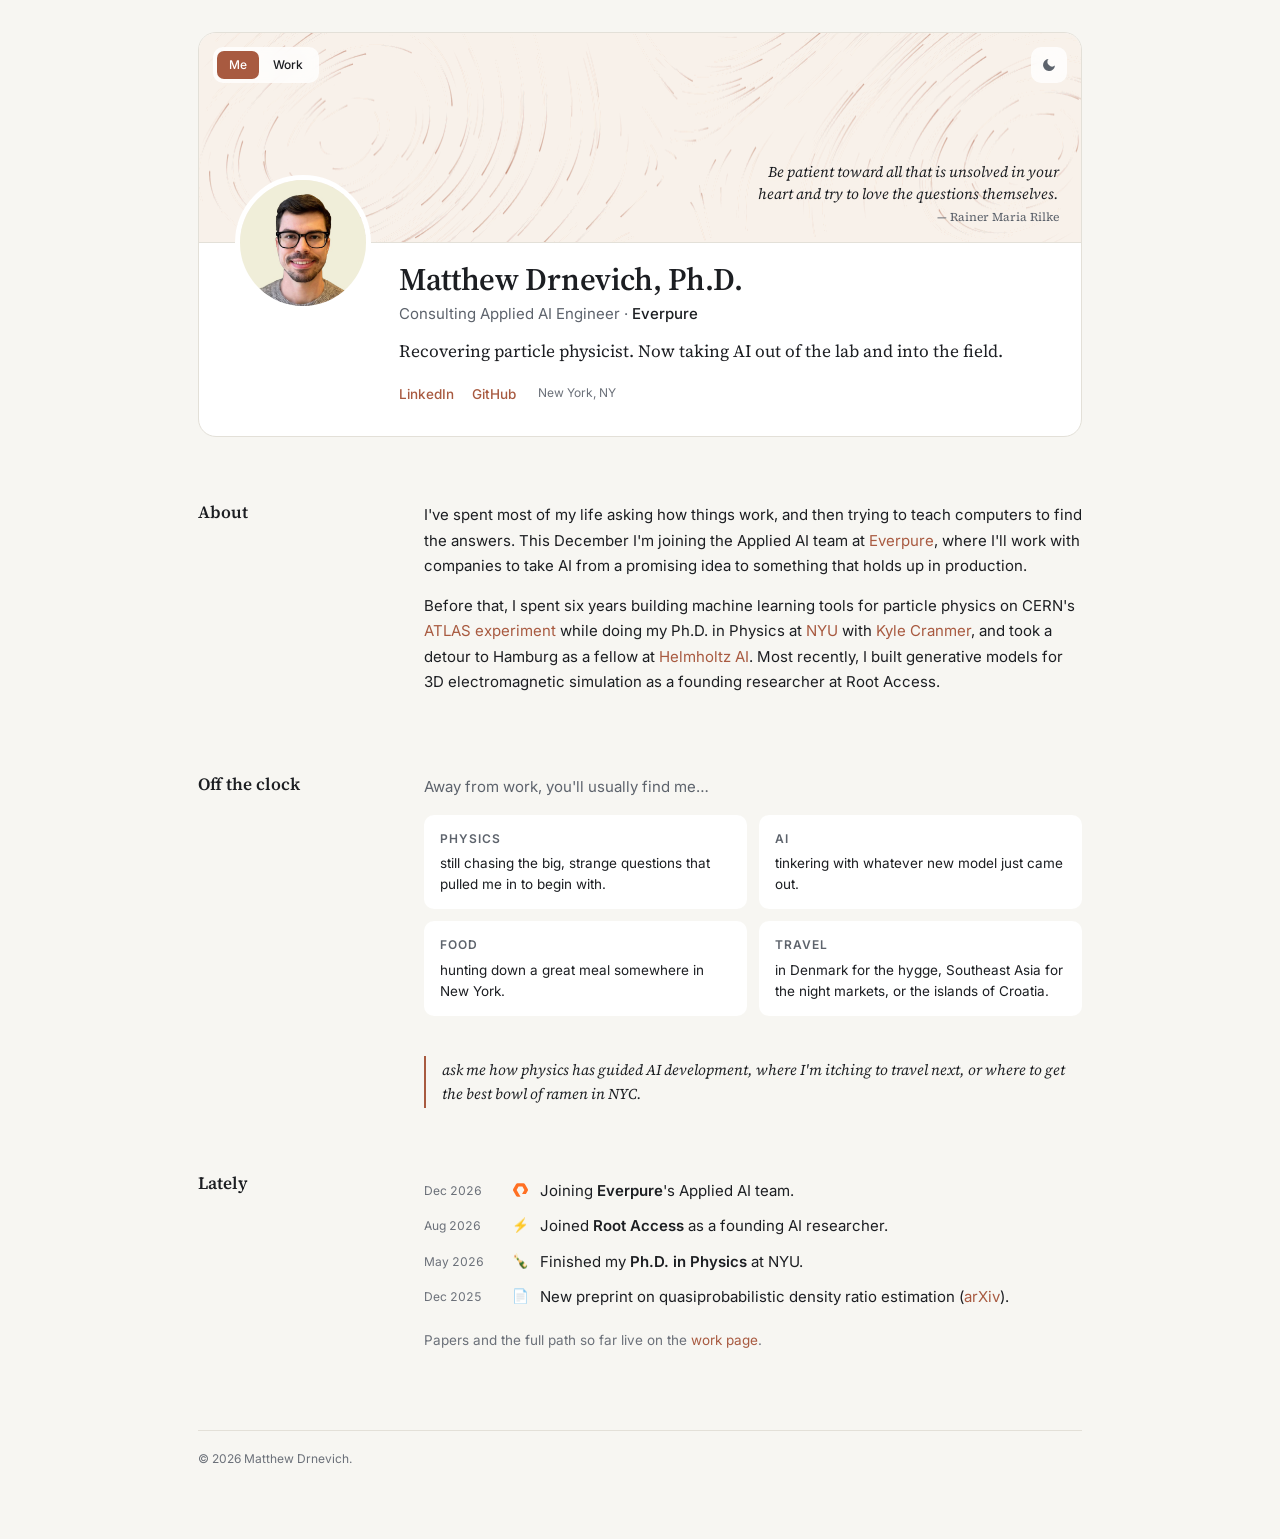
<file: index.html>
<!DOCTYPE html>
<html lang="en">
<head>
  <meta charset="utf-8">
  <meta name="viewport" content="width=device-width, initial-scale=1">
  <title>Matthew Drnevich</title>
  <meta name="description" content="Matthew Drnevich, Ph.D. — Consulting Applied AI Engineer at Everpure. Physicist turned applied AI engineer: generative modeling, probabilistic ML, and AI at scale.">
  <meta property="og:title" content="Matthew Drnevich">
  <meta property="og:description" content="Consulting Applied AI Engineer at Everpure. Generative modeling, probabilistic ML, and AI at scale.">
  <meta property="og:image" content="https://drnevich.me/assets/img/avatar.jpg">
  <meta property="og:url" content="https://drnevich.me/">
  <link rel="icon" href="assets/img/favicon.png">
  <link rel="preconnect" href="https://fonts.googleapis.com">
  <link rel="preconnect" href="https://fonts.gstatic.com" crossorigin>
  <link href="https://fonts.googleapis.com/css2?family=Inter:wght@400;500;600&family=Source+Serif+4:opsz,wght@8..60,400;8..60,600&display=swap" rel="stylesheet">
  <link rel="stylesheet" href="assets/css/style.css">
  <script>
    (function () {
      var t = localStorage.getItem('theme') ||
        (window.matchMedia('(prefers-color-scheme: dark)').matches ? 'dark' : 'light');
      document.documentElement.setAttribute('data-theme', t);
    })();
  </script>
</head>
<body>
  <main class="container">

    <!-- Profile card -->
    <header class="hero">
      <div class="banner">
        <canvas id="field" aria-hidden="true"></canvas>
        <nav class="page-nav" aria-label="Pages">
          <a href="index.html" aria-current="page">Me</a>
          <a href="work.html">Work</a>
        </nav>
        <button id="theme-toggle" class="theme-toggle" aria-label="Toggle dark mode" title="Toggle dark mode">
          <svg class="icon-moon" viewBox="0 0 24 24" width="16" height="16" aria-hidden="true"><path d="M21 12.8A9 9 0 1 1 11.2 3a7 7 0 0 0 9.8 9.8z" fill="currentColor"/></svg>
          <svg class="icon-sun" viewBox="0 0 24 24" width="16" height="16" aria-hidden="true"><circle cx="12" cy="12" r="4.5" fill="currentColor"/><g stroke="currentColor" stroke-width="2" stroke-linecap="round"><path d="M12 1.5v2.5M12 20v2.5M1.5 12H4M20 12h2.5M4.6 4.6l1.8 1.8M17.6 17.6l1.8 1.8M4.6 19.4l1.8-1.8M17.6 6.4l1.8-1.8"/></g></svg>
        </button>
        <blockquote class="banner-quote">
          Be patient toward all that is unsolved in your heart and try to love the questions themselves.
          <cite>Rainer Maria Rilke</cite>
        </blockquote>
      </div>
      <div class="profile">
        <img class="avatar" src="assets/img/avatar.jpg" alt="Portrait of Matthew Drnevich" width="136" height="136">
        <div class="profile-text">
          <h1>Matthew Drnevich, Ph.D.</h1>
          <p class="role">Consulting Applied AI Engineer&nbsp;&middot;&nbsp;<span class="org">Everpure</span></p>
          <p class="tagline">Recovering particle physicist. Now taking AI out of the lab and into the field.</p>
          <div class="profile-meta">
            <ul class="links">
              <!-- <li><a href="mailto:">Email</a></li> -->
              <li><a href="https://www.linkedin.com/in/matthew-drnevich">LinkedIn</a></li>
              <li><a href="https://github.com/mdkdrnevich">GitHub</a></li>
            </ul>
            <span class="meta">New York, NY</span>
          </div>
        </div>
      </div>
    </header>

    <section id="hello">
      <h2 class="label">About</h2>
      <div class="body">
        <p>
          I've spent most of my life asking how things work, and then trying to teach computers to find the answers.
          This December I'm joining the Applied AI team at <a href="https://www.everpuredata.com/">Everpure</a>, where I'll
          work with companies to take AI from a promising idea to something that holds up in production.
        </p>
        <p>
          Before that, I spent six years building machine learning tools for particle physics on CERN's
          <a href="https://atlas.cern/">ATLAS experiment</a> while doing my Ph.D. in Physics at
          <a href="https://physics.nyu.edu/">NYU</a> with <a href="https://theoryandpractice.org/">Kyle Cranmer</a>, and took a
          detour to Hamburg as a fellow at <a href="https://www.helmholtz.ai/">Helmholtz AI</a>. Most recently, I
          built generative models for 3D electromagnetic simulation as a founding researcher at Root Access.
        </p>
      </div>
    </section>

    <section id="off-the-clock">
      <h2 class="label">Off the clock</h2>
      <div class="body">
        <p class="lead-in">Away from work, you'll usually find me&hellip;</p>
        <ul class="tiles">
          <li class="tile">
            <span class="tile-k">Physics</span>
            <span class="tile-v">still chasing the big, strange questions that pulled me in to begin with.</span>
          </li>
          <li class="tile">
            <span class="tile-k">AI</span>
            <span class="tile-v">tinkering with whatever new model just came out.</span>
          </li>
          <li class="tile">
            <span class="tile-k">Food</span>
            <span class="tile-v">hunting down a great meal somewhere in New York.</span>
          </li>
          <li class="tile">
            <span class="tile-k">Travel</span>
            <span class="tile-v">in Denmark for the hygge, Southeast Asia for the night markets, or the islands of Croatia.</span>
          </li>
        </ul>
        <p class="callout">
          ask me how physics has guided AI development, where I'm itching to travel next, or where to get the best bowl
          of ramen in NYC.
        </p>
      </div>
    </section>

    <section id="lately">
      <h2 class="label">Lately</h2>
      <div class="body">
        <ul class="news">
          <li><span class="date">Dec 2026</span><span class="news-icon" aria-hidden="true"><svg viewBox="0 0 33.6 30.3" width="15" height="14" aria-hidden="true"><path d="M23.2819 0H10.271C8.92586 0 7.68247 0.717715 7.00989 1.88323L0.504436 13.1507C-0.168145 14.3163 -0.168145 15.7517 0.504436 16.9163L7.11786 28.4033C7.79044 29.5688 9.07985 30.2547 10.4259 30.2547H16.903L8.11346 15.0331L12.4445 7.53114H21.1076L25.4386 15.0331L20.212 24.0855H28.9086L33.0476 16.9163C33.7202 15.7517 33.7202 14.3163 33.0476 13.1507L26.5422 1.88323C25.8696 0.717715 24.6262 0 23.2811 0L23.2819 0Z" fill="#FF7023"/></svg></span><span>Joining <strong>Everpure</strong>'s Applied AI team.</span></li>
          <li><span class="date">Aug 2026</span><span class="news-icon" aria-hidden="true">⚡</span><span>Joined <strong>Root Access</strong> as a founding AI researcher.</span></li>
          <li><span class="date">May 2026</span><span class="news-icon" aria-hidden="true">🍾</span><span>Finished my <strong>Ph.D. in Physics</strong> at NYU.</span></li>
          <li><span class="date">Dec 2025</span><span class="news-icon" aria-hidden="true">📄</span><span>New preprint on quasiprobabilistic density ratio estimation (<a href="https://arxiv.org/abs/2512.19913">arXiv</a>).</span></li>
        </ul>
        <p class="note">Papers and the full path so far live on the <a href="work.html">work page</a>.</p>
      </div>
    </section>

    <footer class="footer">
      <p>&copy; 2026 Matthew Drnevich.</p>
    </footer>
  </main>

  <script src="assets/js/main.js"></script>
</body>
</html>
</file>
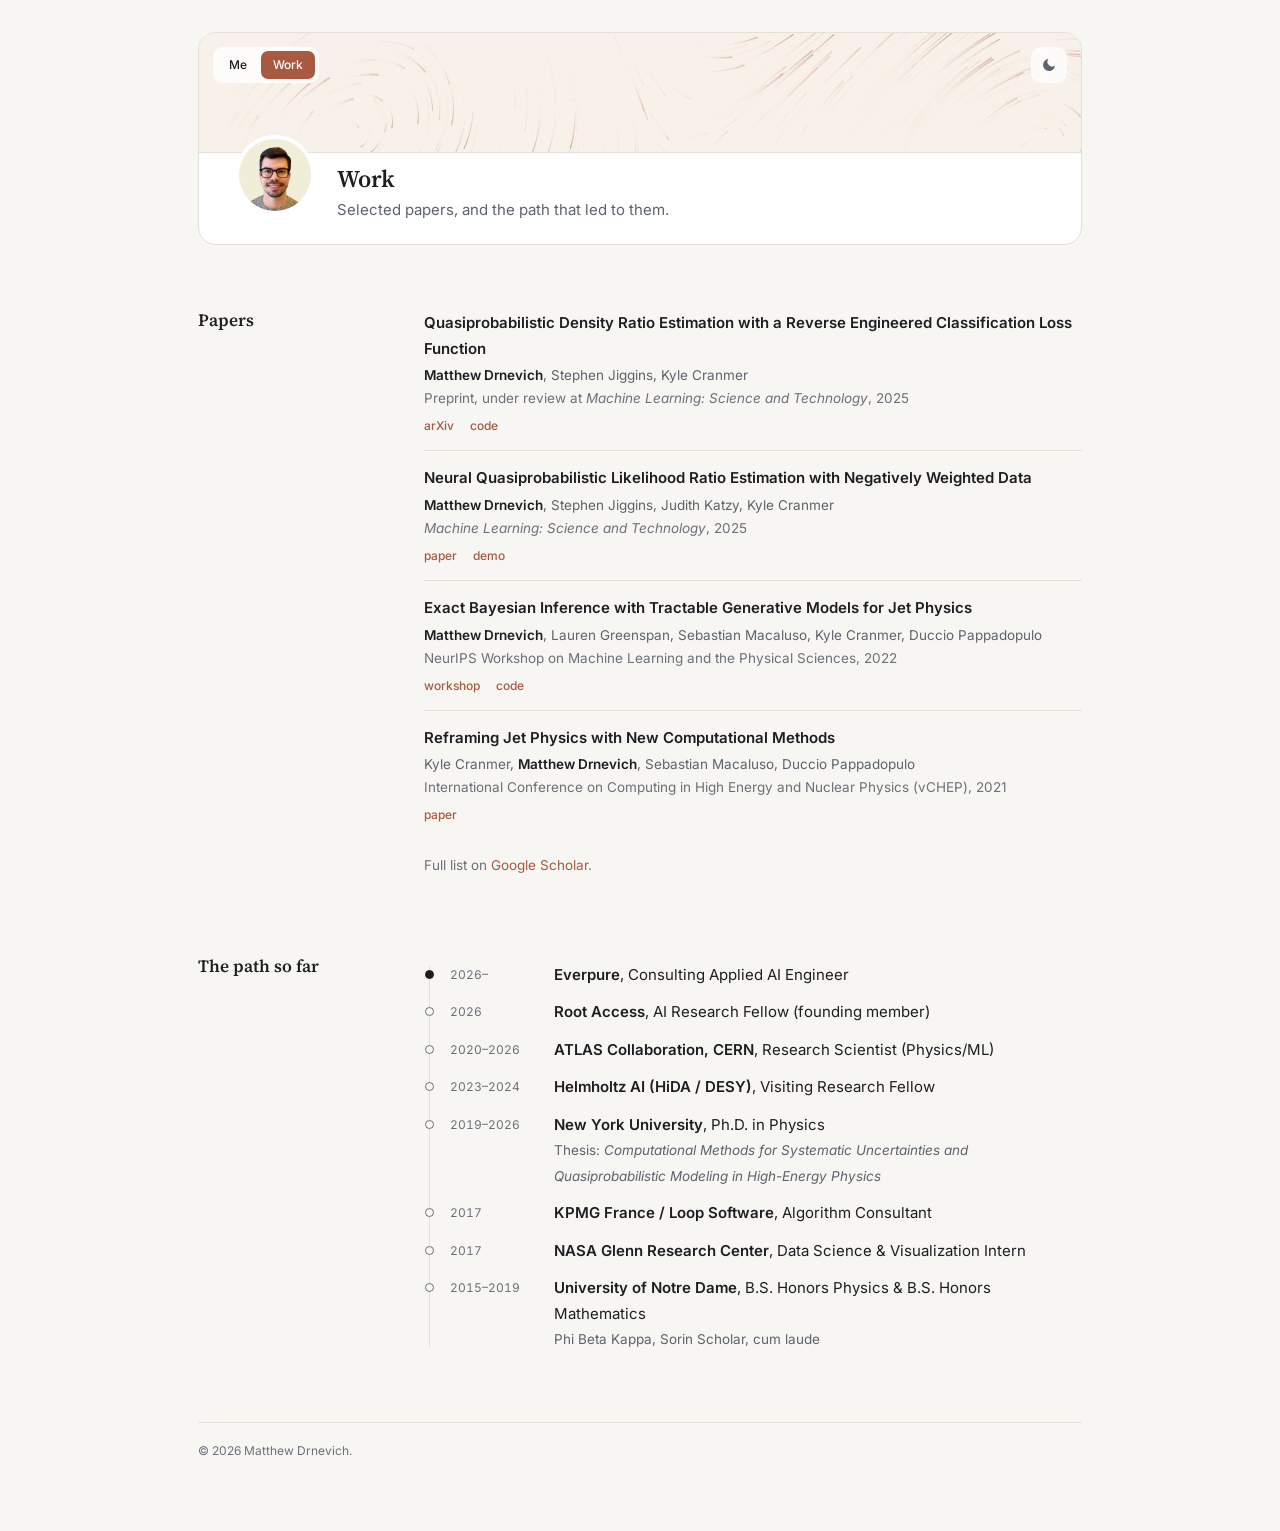
<file: work.html>
<!DOCTYPE html>
<html lang="en">
<head>
  <meta charset="utf-8">
  <meta name="viewport" content="width=device-width, initial-scale=1">
  <title>Work · Matthew Drnevich</title>
  <meta name="description" content="Matthew Drnevich, Ph.D. — Consulting Applied AI Engineer at Everpure. Physicist turned applied AI engineer: generative modeling, probabilistic ML, and AI at scale.">
  <meta property="og:title" content="Matthew Drnevich">
  <meta property="og:description" content="Consulting Applied AI Engineer at Everpure. Generative modeling, probabilistic ML, and AI at scale.">
  <meta property="og:image" content="https://drnevich.me/assets/img/avatar.jpg">
  <meta property="og:url" content="https://drnevich.me/work.html">
  <link rel="icon" href="assets/img/favicon.png">
  <link rel="preconnect" href="https://fonts.googleapis.com">
  <link rel="preconnect" href="https://fonts.gstatic.com" crossorigin>
  <link href="https://fonts.googleapis.com/css2?family=Inter:wght@400;500;600&family=Source+Serif+4:opsz,wght@8..60,400;8..60,600&display=swap" rel="stylesheet">
  <link rel="stylesheet" href="assets/css/style.css">
  <script>
    (function () {
      var t = localStorage.getItem('theme') ||
        (window.matchMedia('(prefers-color-scheme: dark)').matches ? 'dark' : 'light');
      document.documentElement.setAttribute('data-theme', t);
    })();
  </script>
</head>
<body>
  <main class="container">

    <header class="hero compact">
      <div class="banner">
        <canvas id="field" aria-hidden="true"></canvas>
        <nav class="page-nav" aria-label="Pages">
          <a href="index.html">Me</a>
          <a href="work.html" aria-current="page">Work</a>
        </nav>
        <button id="theme-toggle" class="theme-toggle" aria-label="Toggle dark mode" title="Toggle dark mode">
          <svg class="icon-moon" viewBox="0 0 24 24" width="16" height="16" aria-hidden="true"><path d="M21 12.8A9 9 0 1 1 11.2 3a7 7 0 0 0 9.8 9.8z" fill="currentColor"/></svg>
          <svg class="icon-sun" viewBox="0 0 24 24" width="16" height="16" aria-hidden="true"><circle cx="12" cy="12" r="4.5" fill="currentColor"/><g stroke="currentColor" stroke-width="2" stroke-linecap="round"><path d="M12 1.5v2.5M12 20v2.5M1.5 12H4M20 12h2.5M4.6 4.6l1.8 1.8M17.6 17.6l1.8 1.8M4.6 19.4l1.8-1.8M17.6 6.4l1.8-1.8"/></g></svg>
        </button>
      </div>
      <div class="profile">
        <a href="index.html" class="avatar-link"><img class="avatar" src="assets/img/avatar.jpg" alt="Portrait of Matthew Drnevich" width="80" height="80"></a>
        <div class="profile-text">
          <h1>Work</h1>
          <p class="role">Selected papers, and the path that led to them.</p>
        </div>
      </div>
    </header>

    <section id="papers">
      <h2 class="label">Papers</h2>
      <div class="body">
        <ul class="pubs">
          <li>
            <a class="pub-title" href="https://arxiv.org/abs/2512.19913">Quasiprobabilistic Density Ratio Estimation with a Reverse Engineered Classification Loss Function</a>
            <div class="authors"><strong>Matthew Drnevich</strong>, Stephen Jiggins, Kyle Cranmer</div>
            <div class="venue">Preprint, under review at <em>Machine Learning: Science and Technology</em>, 2025</div>
            <div class="pub-links"><a href="https://arxiv.org/abs/2512.19913">arXiv</a><a href="https://github.com/mdkdrnevich/QuasiDRE">code</a></div>
          </li>
          <li>
            <a class="pub-title" href="https://doi.org/10.1088/2632-2153/ae0def">Neural Quasiprobabilistic Likelihood Ratio Estimation with Negatively Weighted Data</a>
            <div class="authors"><strong>Matthew Drnevich</strong>, Stephen Jiggins, Judith Katzy, Kyle Cranmer</div>
            <div class="venue"><em>Machine Learning: Science and Technology</em>, 2025</div>
            <div class="pub-links"><a href="https://doi.org/10.1088/2632-2153/ae0def">paper</a><a href="https://github.com/mdkdrnevich/QuasiSBI-Demo">demo</a></div>
          </li>
          <li>
            <a class="pub-title" href="https://ml4physicalsciences.github.io/2022/">Exact Bayesian Inference with Tractable Generative Models for Jet Physics</a>
            <div class="authors"><strong>Matthew Drnevich</strong>, Lauren Greenspan, Sebastian Macaluso, Kyle Cranmer, Duccio Pappadopulo</div>
            <div class="venue">NeurIPS Workshop on Machine Learning and the Physical Sciences, 2022</div>
            <div class="pub-links"><a href="https://ml4physicalsciences.github.io/2022/">workshop</a><a href="https://github.com/mdkdrnevich/ginkgo-inference">code</a></div>
          </li>
          <li>
            <a class="pub-title" href="https://doi.org/10.1051/epjconf/202125103059">Reframing Jet Physics with New Computational Methods</a>
            <div class="authors">Kyle Cranmer, <strong>Matthew Drnevich</strong>, Sebastian Macaluso, Duccio Pappadopulo</div>
            <div class="venue">International Conference on Computing in High Energy and Nuclear Physics (vCHEP), 2021</div>
            <div class="pub-links"><a href="https://doi.org/10.1051/epjconf/202125103059">paper</a></div>
          </li>
        </ul>
        <p class="note">Full list on <a href="https://scholar.google.com/citations?user=TmKyCWAAAAAJ&amp;hl=en">Google Scholar</a>.</p>
      </div>
    </section>

    <section id="path">
      <h2 class="label">The path so far</h2>
      <div class="body">
        <ol class="path">
          <li><span class="when">2026&ndash;</span><span class="what"><strong>Everpure</strong>, Consulting Applied AI Engineer</span></li>
          <li><span class="when">2026</span><span class="what"><strong>Root Access</strong>, AI Research Fellow (founding member)</span></li>
          <li><span class="when">2020&ndash;2026</span><span class="what"><strong>ATLAS Collaboration, CERN</strong>, Research Scientist (Physics/ML)</span></li>
          <li><span class="when">2023&ndash;2024</span><span class="what"><strong>Helmholtz AI (HiDA / DESY)</strong>, Visiting Research Fellow</span></li>
          <li><span class="when">2019&ndash;2026</span><span class="what"><strong>New York University</strong>, Ph.D. in Physics<br><span class="sub">Thesis: <em>Computational Methods for Systematic Uncertainties and Quasiprobabilistic Modeling in High-Energy Physics</em></span></span></li>
          <li><span class="when">2017</span><span class="what"><strong>KPMG France / Loop Software</strong>, Algorithm Consultant</span></li>
          <li><span class="when">2017</span><span class="what"><strong>NASA Glenn Research Center</strong>, Data Science &amp; Visualization Intern</span></li>
          <li><span class="when">2015&ndash;2019</span><span class="what"><strong>University of Notre Dame</strong>, B.S. Honors Physics &amp; B.S. Honors Mathematics<br><span class="sub">Phi Beta Kappa, Sorin Scholar, cum laude</span></span></li>
        </ol>
      </div>
    </section>

    <footer class="footer">
      <p>&copy; 2026 Matthew Drnevich.</p>
    </footer>
  </main>

  <script src="assets/js/main.js"></script>
</body>
</html>
</file>
<file: assets/css/style.css>
/* ---------- Theme ---------- */
:root {
  --bg: #f7f6f2;
  --surface: #ffffff;
  --text: #1c1e22;
  --muted: #5d636c;
  --faint: #6b7079;
  --rule: #e3e0d8;
  --accent: #a85a40;          /* muted terracotta */
  --banner: #f8f1ea;
  --field: 168, 90, 64;       /* banner particle color (rgb of --accent) */
  --serif: "Source Serif 4", Georgia, "Times New Roman", serif;
  --sans: "Inter", -apple-system, BlinkMacSystemFont, "Segoe UI", Helvetica, Arial, sans-serif;

  /* Type scale: six sizes, used everywhere */
  --fs-xs: .8rem;
  --fs-sm: .9rem;
  --fs-md: 1.15rem;
  --fs-lg: 1.6rem;
  --fs-xl: 2.1rem;
}

[data-theme="dark"] {
  --bg: #111316;
  --surface: #181b1f;
  --text: #e6e4df;
  --muted: #a2a7af;
  --faint: #8c929b;
  --rule: #272b31;
  --accent: #d08a6f;
  --banner: #19171a;
  --field: 208, 138, 111;
}

/* ---------- Base ---------- */
*, *::before, *::after { box-sizing: border-box; }

html { font-size: 15px; scroll-behavior: smooth; }

body {
  margin: 0;
  background: var(--bg);
  color: var(--text);
  font-family: var(--sans);
  font-size: 1rem;
  line-height: 1.7;
  -webkit-font-smoothing: antialiased;
  transition: background-color .25s ease, color .25s ease;
}

a { color: var(--accent); text-decoration: none; }
a:hover { text-decoration: underline; text-underline-offset: 3px; }
strong { font-weight: 600; }
p { margin: 0 0 14px; }

/* Small uppercase labels on the tiles */
.tile-k {
  font-size: var(--fs-xs);
  font-weight: 600;
  letter-spacing: .08em;
  text-transform: uppercase;
  color: var(--muted);
}

.container {
  max-width: 940px;
  margin: 0 auto;
  padding: 32px 28px 56px;
}

/* ---------- Profile card ---------- */
.hero {
  background: var(--surface);
  border: 1px solid var(--rule);
  border-radius: 18px;
  overflow: hidden;
  margin-bottom: 64px;
}

.banner {
  position: relative;
  height: 210px;
  background: var(--banner);
  border-bottom: 1px solid var(--rule);
}
#field { position: absolute; inset: 0; width: 100%; height: 100%; display: block; }

.banner-quote {
  position: absolute;
  right: 22px;
  bottom: 16px;
  max-width: 400px;
  margin: 0;
  padding: 0;
  border: 0;
  text-align: right;
  font-family: var(--serif);
  font-style: italic;
  font-size: 1rem;
  line-height: 1.45;
  color: var(--text);
  text-shadow: 0 0 10px var(--banner), 0 0 18px var(--banner);
  text-wrap: balance;
}
.banner-quote cite {
  display: block;
  margin-top: 4px;
  font-style: normal;
  font-size: var(--fs-xs);
  color: var(--muted);
}
.banner-quote cite::before { content: "— "; }

/* Banner controls: translucent, borderless */
.theme-toggle {
  position: absolute;
  top: 14px;
  right: 14px;
  display: inline-flex;
  align-items: center;
  justify-content: center;
  width: 36px; height: 36px;
  border: 0;
  border-radius: 10px;
  background: color-mix(in srgb, var(--surface) 78%, transparent);
  backdrop-filter: blur(6px);
  -webkit-backdrop-filter: blur(6px);
  color: var(--muted);
  cursor: pointer;
}
.theme-toggle:hover { color: var(--text); }

/* Page switch (Me / Work), top-left of the banner */
.page-nav {
  position: absolute;
  top: 14px;
  left: 14px;
  display: flex;
  gap: 2px;
  padding: 4px;
  border-radius: 10px;
  background: color-mix(in srgb, var(--surface) 78%, transparent);
  backdrop-filter: blur(6px);
  -webkit-backdrop-filter: blur(6px);
  font-size: var(--fs-xs);
  font-weight: 500;
}
.page-nav a {
  display: inline-flex;
  align-items: center;
  min-height: 28px;
  padding: 0 12px;
  border-radius: 7px;
  color: var(--text);
}
.page-nav a:hover { text-decoration: none; background: color-mix(in srgb, var(--text) 6%, transparent); }
.page-nav a[aria-current="page"] { background: var(--accent); color: var(--surface); }

/* Comfortable thumb targets on touch screens */
@media (pointer: coarse) {
  .theme-toggle { width: 44px; height: 44px; }
  .page-nav a { min-height: 36px; }
}

.icon-sun { display: none; }
[data-theme="dark"] .icon-sun { display: block; }
[data-theme="dark"] .icon-moon { display: none; }

.profile {
  display: flex;
  gap: 28px;
  padding: 0 36px 30px;
}
.avatar {
  width: 136px;
  height: 136px;
  margin-top: -68px;          /* overlap the banner */
  border-radius: 50%;
  object-fit: cover;
  flex-shrink: 0;
  position: relative;
  border: 5px solid var(--surface);
}
.profile-text { padding-top: 18px; min-width: 0; }

h1 {
  font-family: var(--serif);
  font-weight: 600;
  font-size: var(--fs-xl);
  line-height: 1.15;
  letter-spacing: -0.01em;
  margin: 0 0 4px;
}
.role { margin: 0 0 12px; color: var(--muted); }
.role .org { color: var(--text); font-weight: 500; }
.tagline { margin: 0 0 16px; font-family: var(--serif); font-size: var(--fs-md); line-height: 1.5; text-wrap: balance; }

.profile-meta { display: flex; flex-wrap: wrap; align-items: center; gap: 8px 22px; }
.links { list-style: none; padding: 0; margin: 0; display: flex; flex-wrap: wrap; gap: 6px 18px; }
.links a { font-size: var(--fs-sm); font-weight: 500; }
.meta { color: var(--faint); font-size: var(--fs-xs); }

/* Compact header for secondary pages */
.hero.compact .banner { height: 120px; }
.hero.compact .profile { align-items: flex-end; gap: 22px; padding-bottom: 22px; }
.hero.compact .avatar { width: 80px; height: 80px; margin-top: -40px; border-width: 4px; }
.hero.compact .profile-text { padding-top: 12px; }
.hero.compact h1 { font-size: var(--fs-lg); }
.hero.compact .role { margin: 0; }
.avatar-link { display: block; flex-shrink: 0; }

/* ---------- Sections: label column + body ---------- */
section {
  display: grid;
  grid-template-columns: 190px minmax(0, 1fr);
  gap: 36px;
  margin-bottom: 64px;
}

.label {
  margin: 0;
  position: sticky;
  top: 24px;
  align-self: start;
  font-family: var(--serif);
  font-weight: 600;
  font-size: var(--fs-md);
  line-height: 1.3;
}

.body { max-width: 660px; padding-top: 1px; }
.note { color: var(--faint); font-size: var(--fs-sm); margin-top: 14px; }

/* Off the clock: borderless tiles + callout */
.lead-in { color: var(--muted); margin-bottom: 16px; }
.tiles {
  list-style: none;
  padding: 0;
  margin: 0 0 40px;
  display: grid;
  grid-template-columns: repeat(2, minmax(0, 1fr));
  gap: 12px;
}
.tile {
  display: flex;
  flex-direction: column;
  gap: 4px;
  padding: 14px 16px;
  background: var(--surface);   /* tone-on-tone block, no border */
  border-radius: 10px;
}
.tile-v { font-size: var(--fs-sm); line-height: 1.55; }
.callout {
  margin: 0;
  padding: 2px 0 2px 16px;
  border-left: 2px solid var(--accent);
  font-family: var(--serif);
  font-style: italic;
  font-size: 1rem;
  line-height: 1.6;
  color: var(--text);
}

/* Lately */
.news { list-style: none; padding: 0; margin: 0; }
.news li { display: grid; grid-template-columns: 76px 20px 1fr; gap: 10px; padding: 5px 0; }
.news-icon { font-size: var(--fs-sm); line-height: calc(1rem * 1.7); text-align: center; }
.news-icon svg { display: inline-block; vertical-align: -2px; }
.date, .when {
  color: var(--faint);
  font-size: var(--fs-xs);
  font-variant-numeric: tabular-nums;
  padding-top: 3px;
  white-space: nowrap;
}

/* Papers */
.pubs { list-style: none; padding: 0; margin: 0; }
.pubs li { padding: 14px 0; border-bottom: 1px solid var(--rule); }
.pubs li:first-child { padding-top: 0; }
.pubs li:last-child { border-bottom: 0; }
.pub-title { color: var(--text); font-weight: 600; line-height: 1.4; }
.pub-title:hover { color: var(--text); }
.authors { color: var(--muted); font-size: var(--fs-sm); margin-top: 3px; }
.authors strong { color: var(--text); }
.venue { color: var(--faint); font-size: var(--fs-sm); }
.pub-links { margin-top: 6px; display: flex; gap: 16px; font-size: var(--fs-xs); font-weight: 500; }

/* The path so far: a vertical line with nodes */
.path { list-style: none; padding: 0; margin: 0; position: relative; }
.path::before {
  content: "";
  position: absolute;
  left: 5px; top: 10px; bottom: 10px;
  width: 1px;
  background: var(--rule);
}
.path li {
  position: relative;
  display: grid;
  grid-template-columns: 92px 1fr;
  gap: 12px;
  padding: 6px 0 6px 26px;
}
.path li::before {
  content: "";
  position: absolute;
  left: 1px; top: 14px;
  width: 9px; height: 9px;
  border-radius: 50%;
  background: var(--bg);
  border: 1px solid var(--faint);
}
.path li:first-child::before { border-color: var(--text); background: var(--text); }
.sub { color: var(--muted); font-size: var(--fs-sm); }

/* Footer */
.footer {
  border-top: 1px solid var(--rule);
  padding-top: 18px;
  color: var(--faint);
  font-size: var(--fs-xs);
}

/* ---------- Responsive ---------- */
@media (max-width: 760px) {
  .container { padding: 16px 16px 40px; }
  .hero { margin-bottom: 44px; }
  .banner { height: 205px; }
  .banner-quote { left: 146px; right: 14px; bottom: 12px; max-width: none; font-size: var(--fs-sm); line-height: 1.35; }
  .tiles { grid-template-columns: 1fr; gap: 8px; }
  .tile {
    display: grid;
    grid-template-columns: 64px 1fr;
    gap: 10px;
    padding: 12px 14px;
  }
  .tile-k { padding-top: 2px; }
  .profile { flex-direction: column; gap: 0; padding: 0 22px 24px; }
  .avatar { width: 112px; height: 112px; margin-top: -56px; }
  .profile-text { padding-top: 12px; }
  h1 { font-size: var(--fs-lg); }
  .hero.compact .banner { height: 100px; }
  .hero.compact .profile { flex-direction: row; align-items: flex-end; gap: 16px; }
  .hero.compact .avatar { width: 68px; height: 68px; margin-top: -34px; }
  section { grid-template-columns: 1fr; gap: 12px; margin-bottom: 48px; }
  .label { position: static; }
  .news li { grid-template-columns: 20px 1fr; gap: 0 10px; }
  .news li .date { grid-column: 1 / -1; }
  .path li { grid-template-columns: 1fr; gap: 0; }
}

@media (prefers-reduced-motion: reduce) {
  html { scroll-behavior: auto; }
}
</file>
